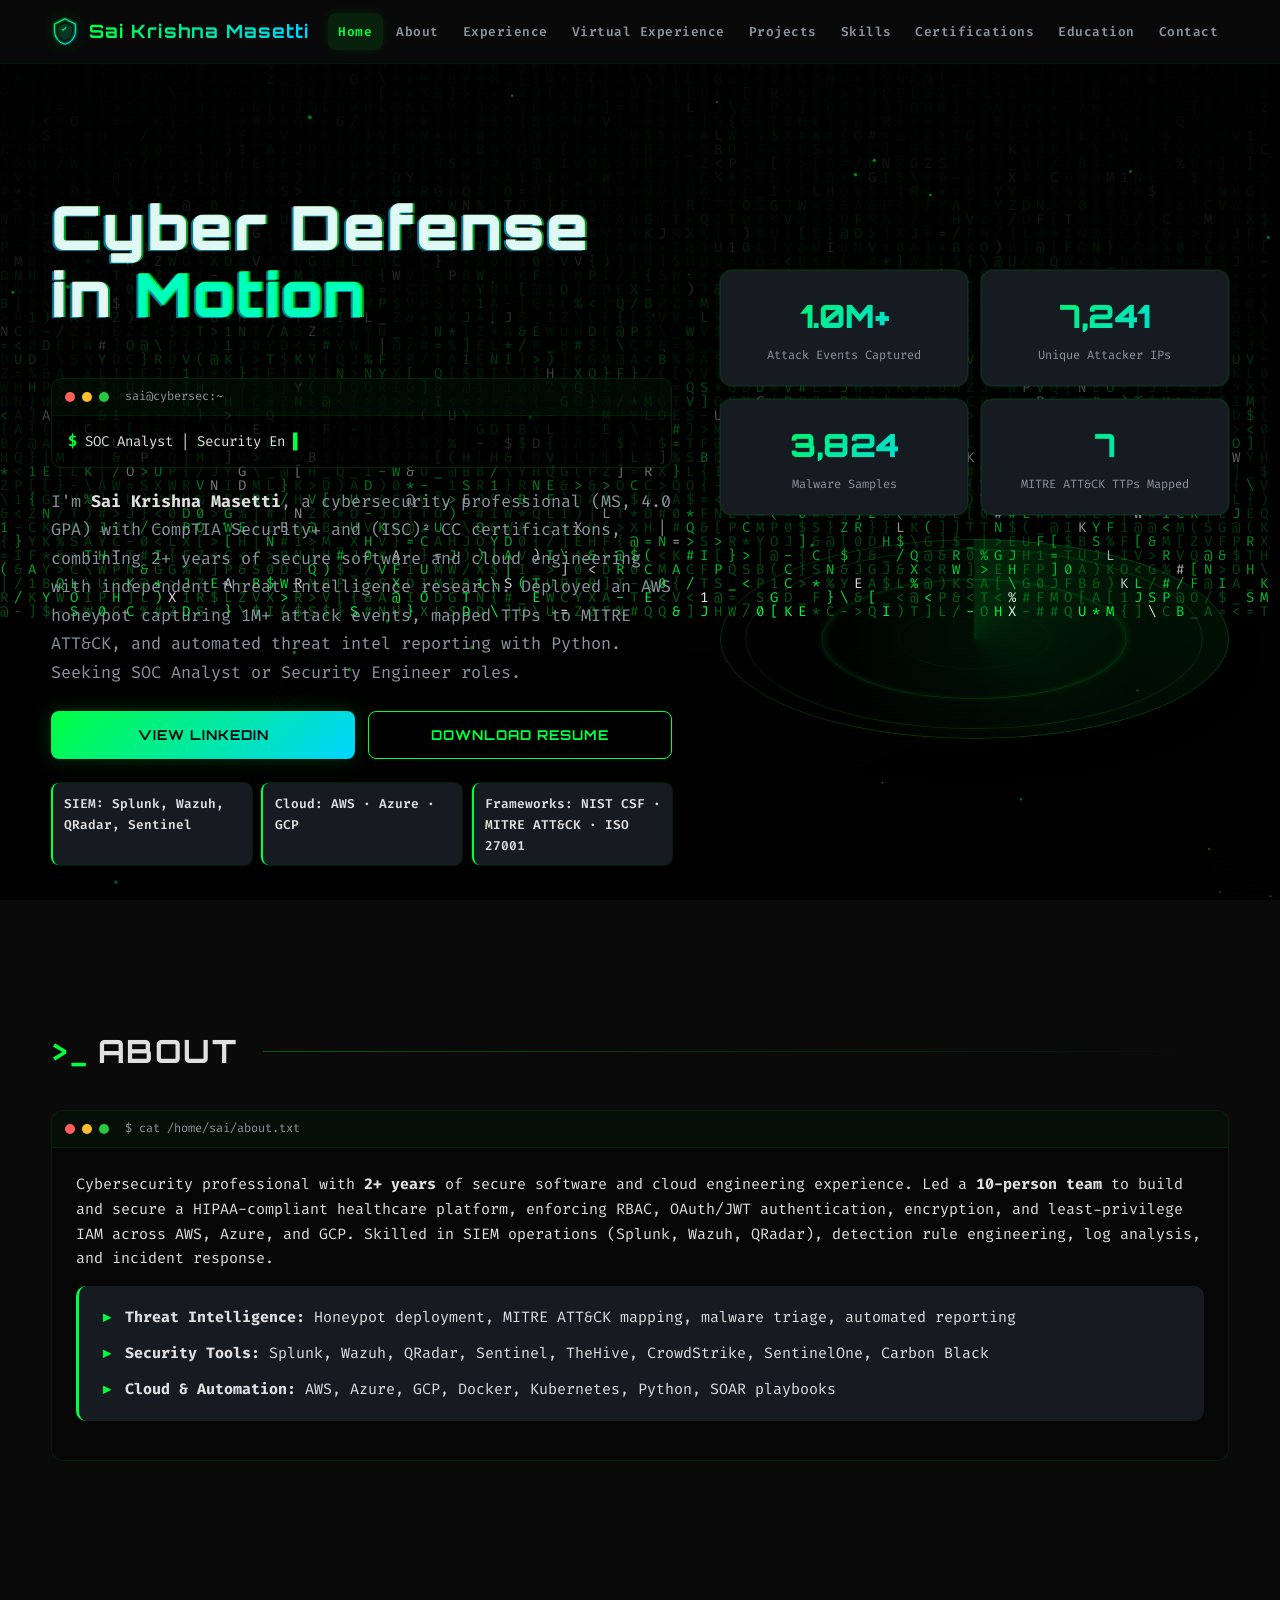
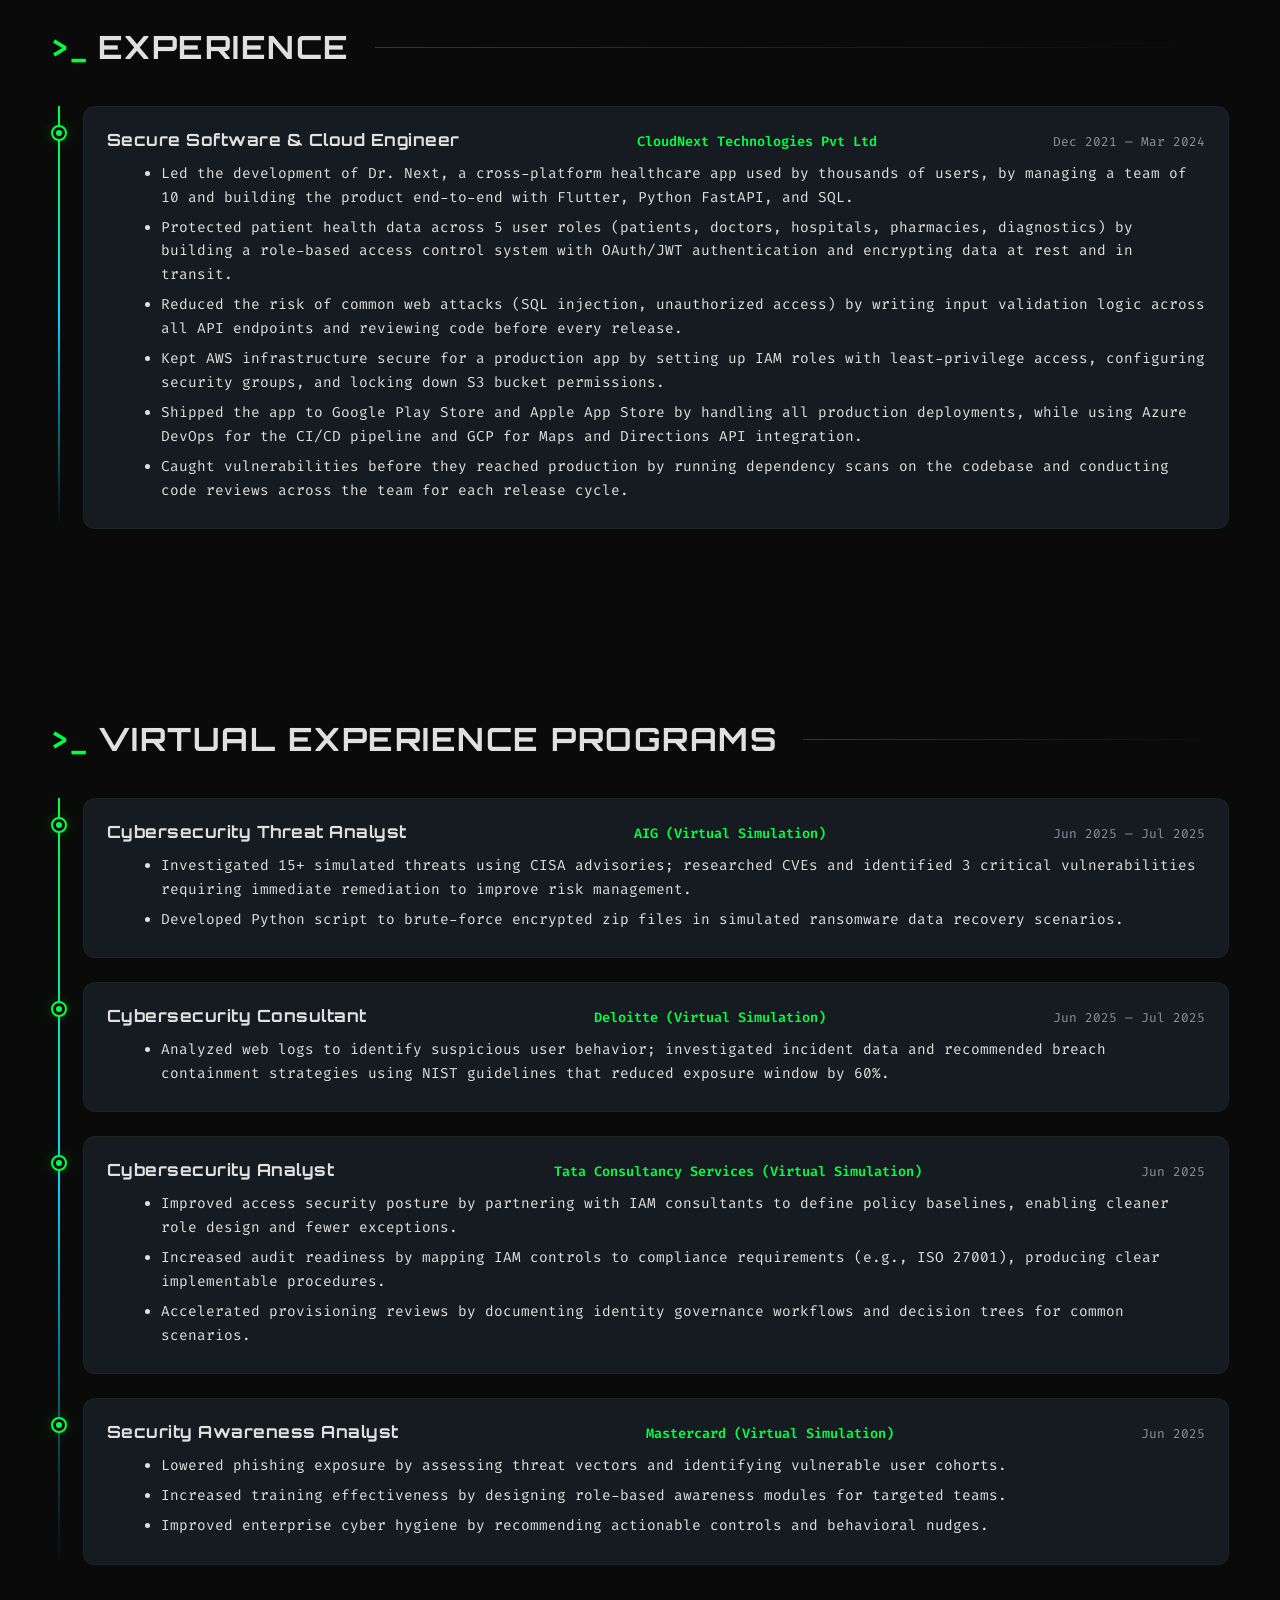
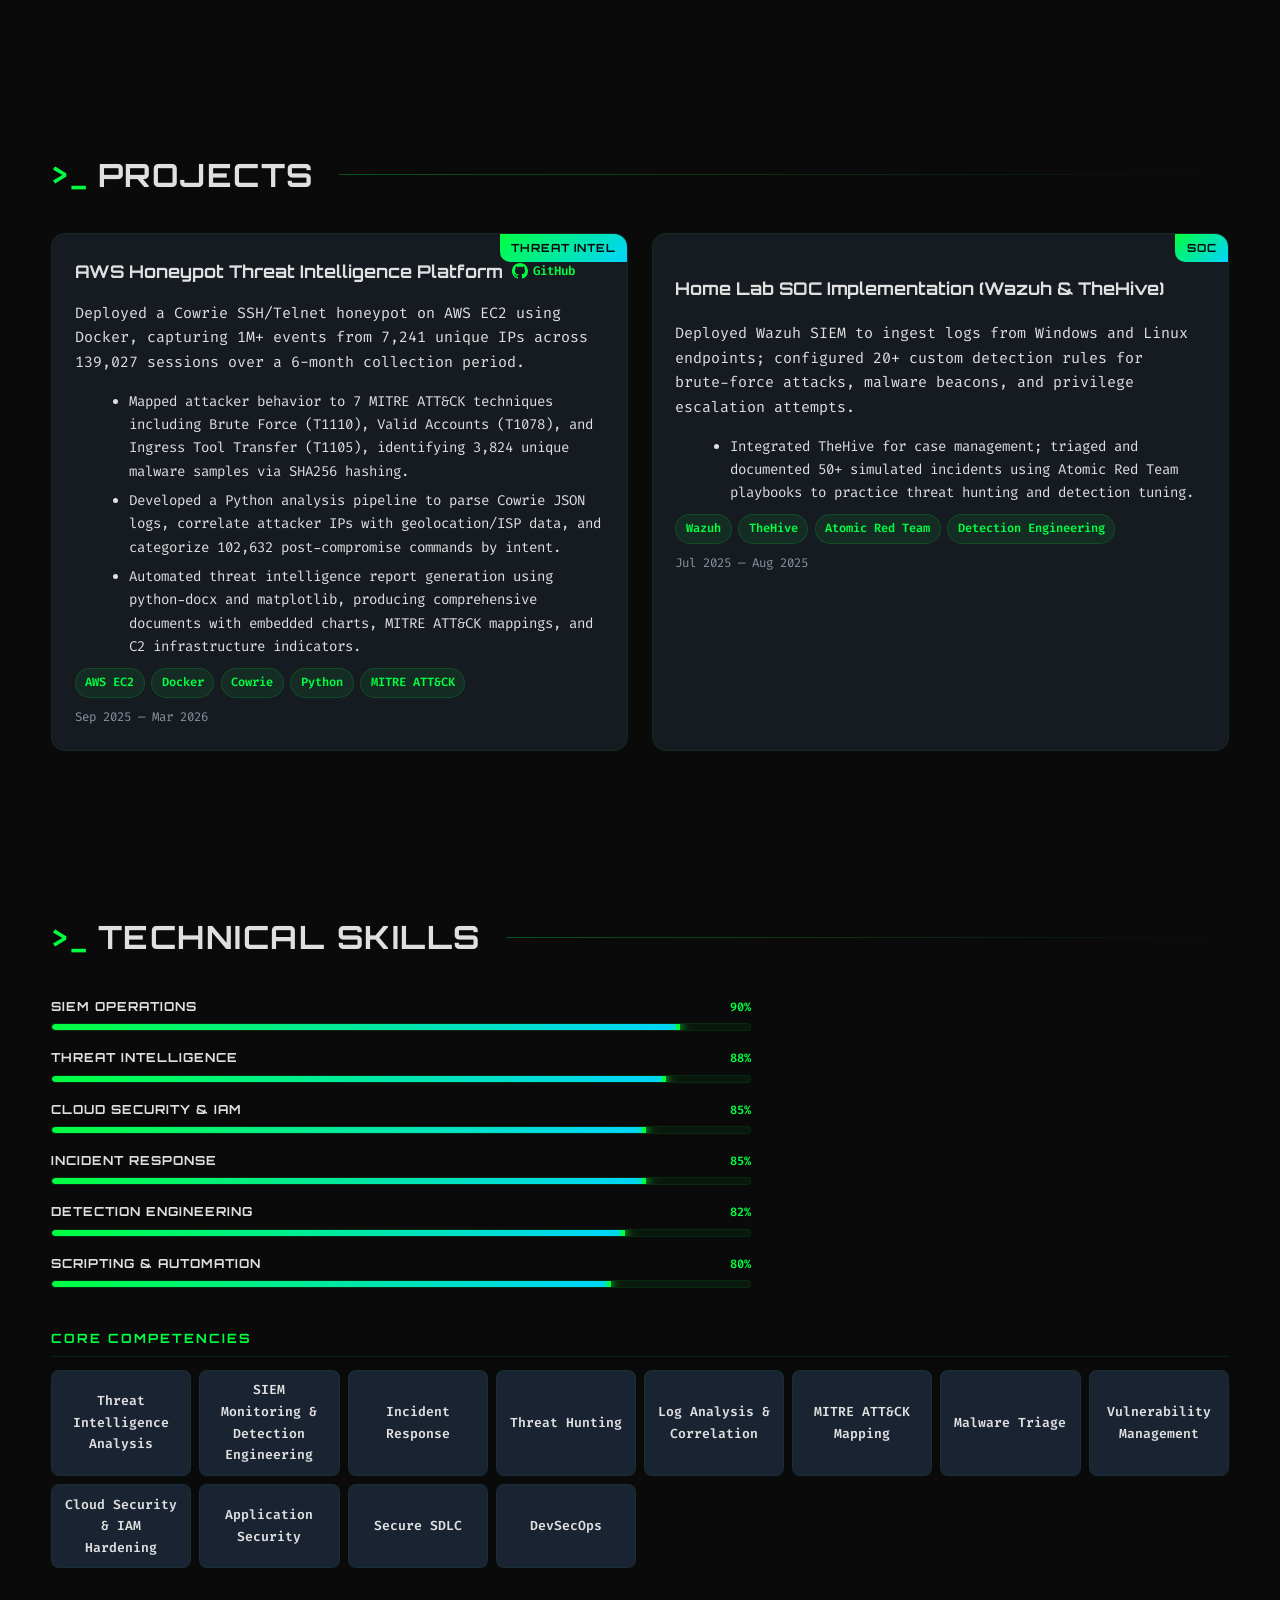
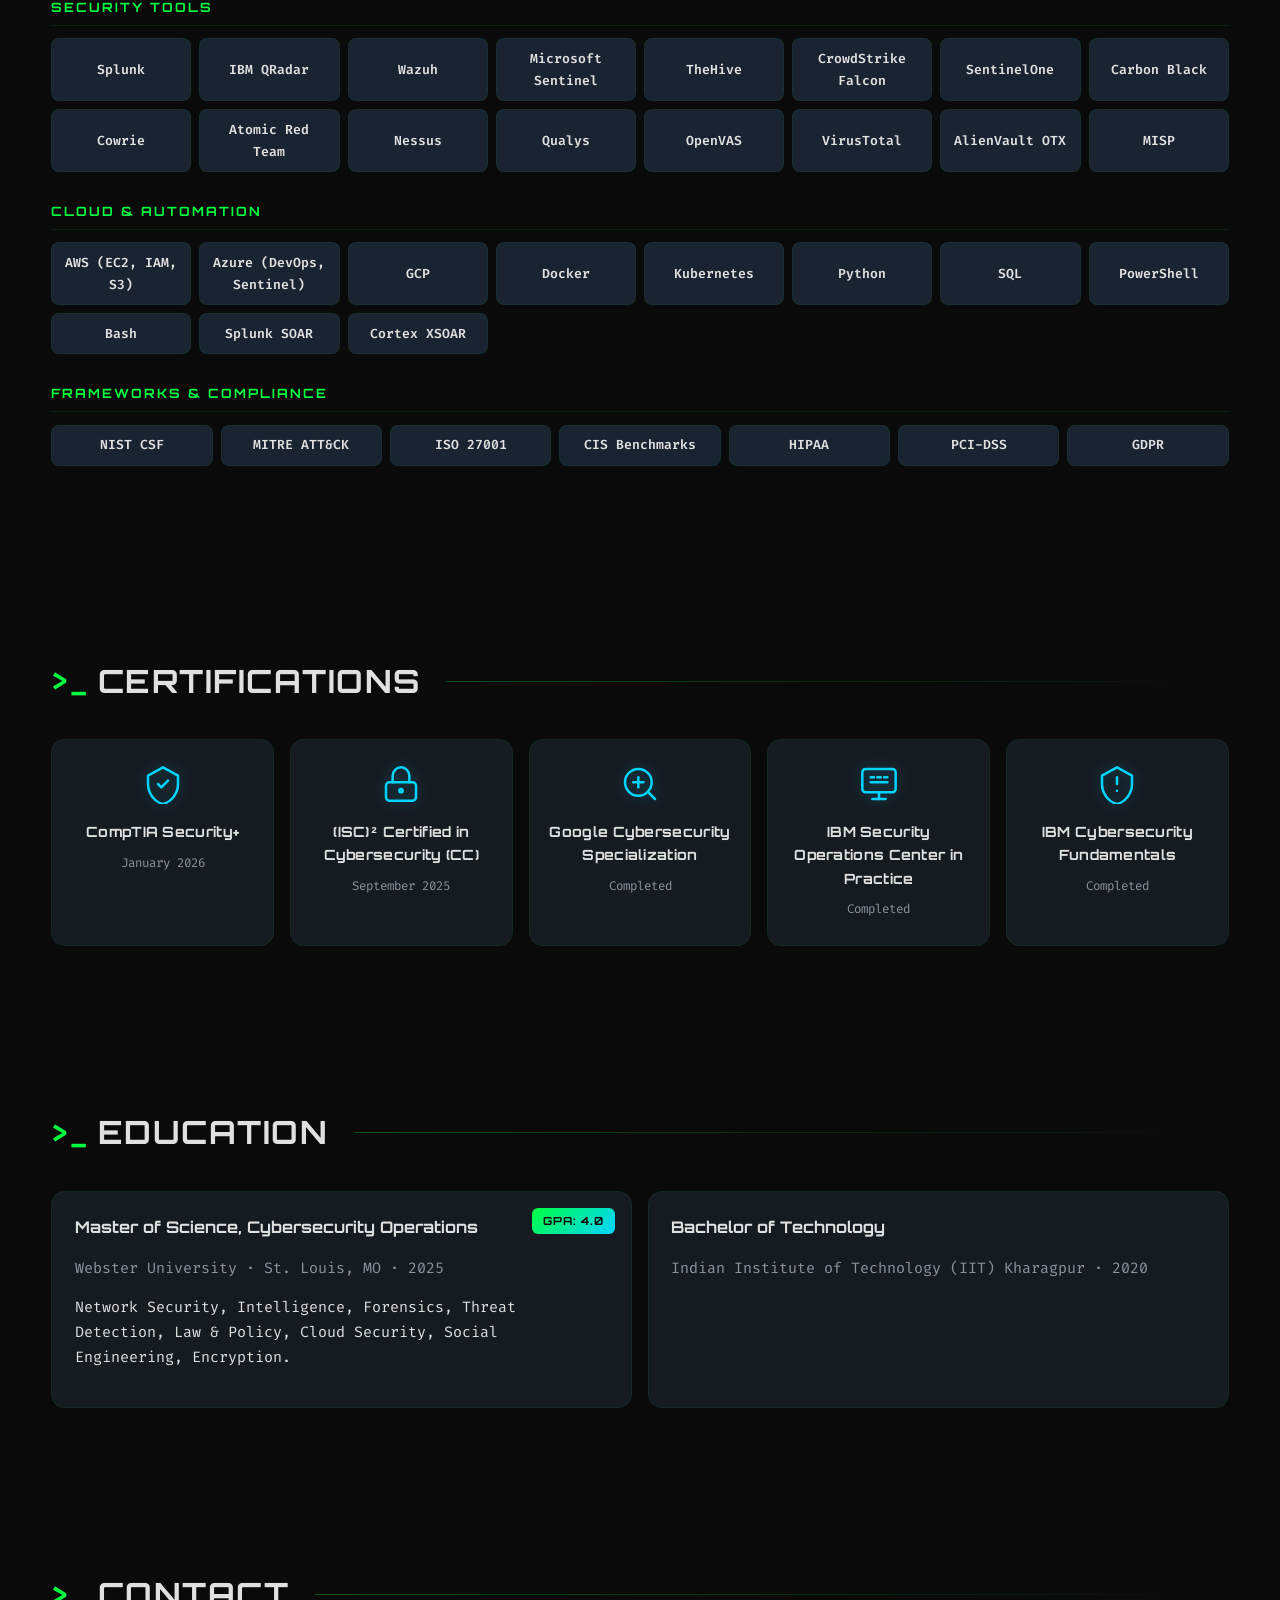
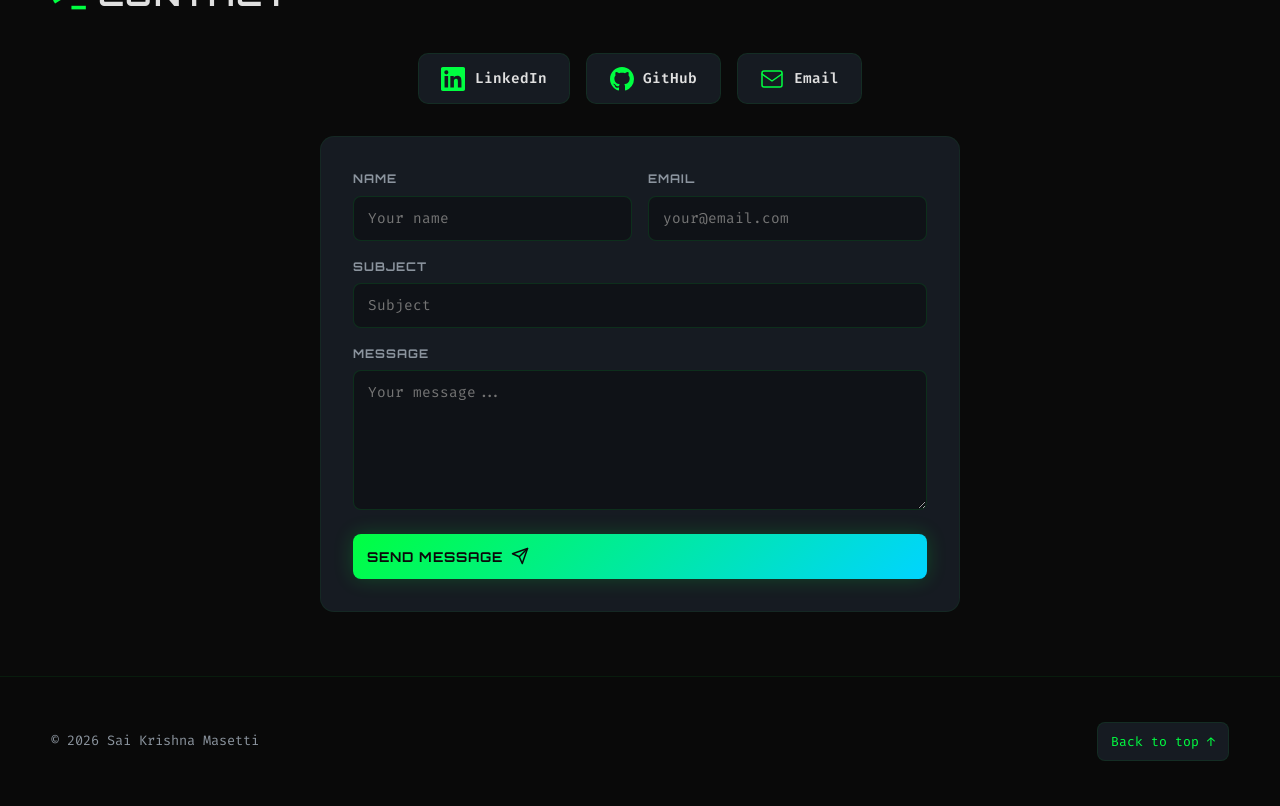
<file: index.html>
<!DOCTYPE html>
<html lang="en">
<head>
  <meta charset="UTF-8" />
  <meta name="viewport" content="width=device-width, initial-scale=1" />
  <title>Sai Krishna Masetti &middot; Cybersecurity Portfolio</title>
  <meta name="description" content="Cybersecurity portfolio for Sai Krishna Masetti: SOC Analyst, Security Engineer — SIEM, IR, Cloud Security." />
  <link rel="canonical" href="https://SaiKrishna-Masetti.github.io/" />
  <meta property="og:type" content="website" />
  <meta property="og:title" content="Sai Krishna Masetti &middot; Cybersecurity Portfolio" />
  <meta property="og:description" content="SOC, Incident Response, SIEM, and Cloud Security projects and experience." />
  <meta property="og:url" content="https://SaiKrishna-Masetti.github.io/" />
  <meta name="twitter:card" content="summary_large_image" />

  <link rel="preconnect" href="https://fonts.googleapis.com">
  <link rel="preconnect" href="https://fonts.gstatic.com" crossorigin>
  <link href="https://fonts.googleapis.com/css2?family=Fira+Code:wght@400;600;700&family=Orbitron:wght@500;700;900&display=swap" rel="stylesheet">
  <link rel="stylesheet" href="styles.css" />
  <link rel="icon" href="assets/favicon.svg" type="image/svg+xml">
</head>
<body>
  <a class="skip-link" href="#home">Skip to content</a>

  <!-- Background layers -->
  <canvas id="matrix" aria-hidden="true"></canvas>
  <canvas id="particles" aria-hidden="true"></canvas>
  <div class="grid-overlay" aria-hidden="true"></div>
  <div class="scanline" aria-hidden="true"></div>
  <div class="vignette" aria-hidden="true"></div>

  <!-- Header -->
  <header class="site-header" role="banner">
    <div class="container header-inner">
      <a class="brand" href="#home" aria-label="Go to Home">
        <img class="brand-mark" src="assets/shield.svg" alt="" width="28" height="28" />
        <span class="brand-text">Sai Krishna Masetti</span>
      </a>
      <nav class="main-nav" role="navigation" aria-label="Primary">
        <button class="nav-toggle" aria-expanded="false" aria-controls="nav-menu">
          <span class="bar"></span><span class="bar"></span><span class="bar"></span>
        </button>
        <ul id="nav-menu">
          <li><a href="#home">Home</a></li>
          <li><a href="#about">About</a></li>
          <li><a href="#experience">Experience</a></li>
          <li><a href="#virtual-experience">Virtual Experience</a></li>
          <li><a href="#projects">Projects</a></li>
          <li><a href="#skills">Skills</a></li>
          <li><a href="#certs">Certifications</a></li>
          <li><a href="#education">Education</a></li>
          <li><a href="#contact">Contact</a></li>
        </ul>
      </nav>
    </div>
  </header>

  <main id="home" class="container">

    <!-- ============ HERO ============ -->
    <section class="hero section" aria-label="Introduction">
      <div class="hero-left">
        <h1 class="glitch" data-text="Cyber Defense in Motion">
          Cyber Defense in <span class="accent">Motion</span>
        </h1>

        <div class="terminal-box" aria-label="Animated terminal introduction">
          <div class="terminal-bar">
            <span class="terminal-dot red"></span>
            <span class="terminal-dot yellow"></span>
            <span class="terminal-dot green"></span>
            <span class="terminal-title">sai@cybersec:~</span>
          </div>
          <div class="terminal-body">
            <div class="terminal-line">
              <span class="terminal-prompt">$</span>
              <span class="terminal-typed" id="typed-output"></span>
              <span class="terminal-cursor" id="terminal-cursor">&#9612;</span>
            </div>
          </div>
        </div>

        <p class="lead">
          I'm <strong>Sai Krishna Masetti</strong>, a cybersecurity professional (MS, 4.0 GPA) with CompTIA Security+ and (ISC)&sup2; CC certifications, combining 2+ years of secure software and cloud engineering with independent threat intelligence research. Deployed an AWS honeypot capturing 1M+ attack events, mapped TTPs to MITRE ATT&CK, and automated threat intel reporting with Python. Seeking SOC Analyst or Security Engineer roles.
        </p>
        <div class="cta-row">
          <a class="btn primary cta-wide" href="https://www.linkedin.com/in/sai-krishna-masetti" target="_blank" rel="noopener">View LinkedIn</a>
          <a class="btn ghost cta-wide" href="Sai_Krishna_Masetti_Resume.pdf" download>Download Resume</a>
        </div>
        <ul class="quick-facts">
          <li>SIEM: Splunk, Wazuh, QRadar, Sentinel</li>
          <li>Cloud: AWS &middot; Azure &middot; GCP</li>
          <li>Frameworks: NIST CSF &middot; MITRE ATT&CK &middot; ISO 27001</li>
        </ul>
      </div>

      <div class="hero-right">
        <div class="stats-grid">
          <div class="stat-card reveal">
            <div class="stat-number" data-countto="1000000" data-suffix="+">0</div>
            <div class="stat-label">Attack Events Captured</div>
          </div>
          <div class="stat-card reveal">
            <div class="stat-number" data-countto="7241" data-suffix="">0</div>
            <div class="stat-label">Unique Attacker IPs</div>
          </div>
          <div class="stat-card reveal">
            <div class="stat-number" data-countto="3824" data-suffix="">0</div>
            <div class="stat-label">Malware Samples</div>
          </div>
          <div class="stat-card reveal">
            <div class="stat-number" data-countto="7" data-suffix="">0</div>
            <div class="stat-label">MITRE ATT&CK TTPs Mapped</div>
          </div>
        </div>
        <div class="radar" aria-hidden="true">
          <div class="ring"></div><div class="ring"></div><div class="ring"></div>
          <div class="sweep"></div>
        </div>
      </div>
    </section>

    <!-- ============ ABOUT ============ -->
    <section id="about" class="section">
      <h2 class="section-title"><span class="section-icon">&gt;_</span> About</h2>
      <div class="terminal-section">
        <div class="terminal-bar">
          <span class="terminal-dot red"></span>
          <span class="terminal-dot yellow"></span>
          <span class="terminal-dot green"></span>
          <span class="terminal-title">$ cat /home/sai/about.txt</span>
        </div>
        <div class="terminal-content">
          <div class="about-grid">
            <div class="about-copy">
              <p>
                Cybersecurity professional with <strong>2+ years</strong> of secure software and cloud engineering experience. Led a <strong>10-person team</strong> to build and secure a HIPAA-compliant healthcare platform, enforcing RBAC, OAuth/JWT authentication, encryption, and least-privilege IAM across AWS, Azure, and GCP. Skilled in SIEM operations (Splunk, Wazuh, QRadar), detection rule engineering, log analysis, and incident response.
              </p>
              <ul class="highlights">
                <li><span class="hl-icon">&#9656;</span> <strong>Threat Intelligence:</strong> Honeypot deployment, MITRE ATT&CK mapping, malware triage, automated reporting</li>
                <li><span class="hl-icon">&#9656;</span> <strong>Security Tools:</strong> Splunk, Wazuh, QRadar, Sentinel, TheHive, CrowdStrike, SentinelOne, Carbon Black</li>
                <li><span class="hl-icon">&#9656;</span> <strong>Cloud & Automation:</strong> AWS, Azure, GCP, Docker, Kubernetes, Python, SOAR playbooks</li>
              </ul>
            </div>
          </div>
        </div>
      </div>
    </section>

    <!-- ============ EXPERIENCE ============ -->
    <section id="experience" class="section">
      <h2 class="section-title"><span class="section-icon">&gt;_</span> Experience</h2>

      <div class="timeline">
        <article class="timeline-item reveal">
          <div class="timeline-marker"></div>
          <div class="timeline-content exp-card">
            <header>
              <h3>Secure Software & Cloud Engineer</h3>
              <span class="company">CloudNext Technologies Pvt Ltd</span>
              <span class="time">Dec 2021 &mdash; Mar 2024</span>
            </header>
            <ul>
              <li>Led the development of Dr. Next, a cross-platform healthcare app used by thousands of users, by managing a team of 10 and building the product end-to-end with Flutter, Python FastAPI, and SQL.</li>
              <li>Protected patient health data across 5 user roles (patients, doctors, hospitals, pharmacies, diagnostics) by building a role-based access control system with OAuth/JWT authentication and encrypting data at rest and in transit.</li>
              <li>Reduced the risk of common web attacks (SQL injection, unauthorized access) by writing input validation logic across all API endpoints and reviewing code before every release.</li>
              <li>Kept AWS infrastructure secure for a production app by setting up IAM roles with least-privilege access, configuring security groups, and locking down S3 bucket permissions.</li>
              <li>Shipped the app to Google Play Store and Apple App Store by handling all production deployments, while using Azure DevOps for the CI/CD pipeline and GCP for Maps and Directions API integration.</li>
              <li>Caught vulnerabilities before they reached production by running dependency scans on the codebase and conducting code reviews across the team for each release cycle.</li>
            </ul>
          </div>
        </article>
      </div>
    </section>

    <!-- ============ VIRTUAL EXPERIENCE ============ -->
    <section id="virtual-experience" class="section">
      <h2 class="section-title"><span class="section-icon">&gt;_</span> Virtual Experience Programs</h2>

      <div class="timeline">
        <article class="timeline-item reveal">
          <div class="timeline-marker"></div>
          <div class="timeline-content exp-card">
            <header>
              <h3>Cybersecurity Threat Analyst</h3>
              <span class="company">AIG (Virtual Simulation)</span>
              <span class="time">Jun 2025 &mdash; Jul 2025</span>
            </header>
            <ul>
              <li>Investigated 15+ simulated threats using CISA advisories; researched CVEs and identified 3 critical vulnerabilities requiring immediate remediation to improve risk management.</li>
              <li>Developed Python script to brute-force encrypted zip files in simulated ransomware data recovery scenarios.</li>
            </ul>
          </div>
        </article>

        <article class="timeline-item reveal">
          <div class="timeline-marker"></div>
          <div class="timeline-content exp-card">
            <header>
              <h3>Cybersecurity Consultant</h3>
              <span class="company">Deloitte (Virtual Simulation)</span>
              <span class="time">Jun 2025 &mdash; Jul 2025</span>
            </header>
            <ul>
              <li>Analyzed web logs to identify suspicious user behavior; investigated incident data and recommended breach containment strategies using NIST guidelines that reduced exposure window by 60%.</li>
            </ul>
          </div>
        </article>

        <article class="timeline-item reveal">
          <div class="timeline-marker"></div>
          <div class="timeline-content exp-card">
            <header>
              <h3>Cybersecurity Analyst</h3>
              <span class="company">Tata Consultancy Services (Virtual Simulation)</span>
              <span class="time">Jun 2025</span>
            </header>
            <ul>
              <li>Improved access security posture by partnering with IAM consultants to define policy baselines, enabling cleaner role design and fewer exceptions.</li>
              <li>Increased audit readiness by mapping IAM controls to compliance requirements (e.g., ISO 27001), producing clear implementable procedures.</li>
              <li>Accelerated provisioning reviews by documenting identity governance workflows and decision trees for common scenarios.</li>
            </ul>
          </div>
        </article>

        <article class="timeline-item reveal">
          <div class="timeline-marker"></div>
          <div class="timeline-content exp-card">
            <header>
              <h3>Security Awareness Analyst</h3>
              <span class="company">Mastercard (Virtual Simulation)</span>
              <span class="time">Jun 2025</span>
            </header>
            <ul>
              <li>Lowered phishing exposure by assessing threat vectors and identifying vulnerable user cohorts.</li>
              <li>Increased training effectiveness by designing role-based awareness modules for targeted teams.</li>
              <li>Improved enterprise cyber hygiene by recommending actionable controls and behavioral nudges.</li>
            </ul>
          </div>
        </article>
      </div>
    </section>

    <!-- ============ PROJECTS ============ -->
    <section id="projects" class="section">
      <h2 class="section-title"><span class="section-icon">&gt;_</span> Projects</h2>
      <div class="proj-grid">
        <article class="proj-card reveal">
          <div class="proj-badge">Threat Intel</div>
          <h3 class="proj-title-row">
            AWS Honeypot Threat Intelligence Platform
            <a class="proj-github-link" href="https://github.com/SaiKrishna-Masetti/aws-honeypot-threat-intel" target="_blank" rel="noopener" title="View on GitHub">
              <svg width="16" height="16" viewBox="0 0 16 16" fill="currentColor"><path d="M8 0C3.58 0 0 3.58 0 8c0 3.54 2.29 6.53 5.47 7.59.4.07.55-.17.55-.38 0-.19-.01-.82-.01-1.49-2.01.37-2.53-.49-2.69-.94-.09-.23-.48-.94-.82-1.13-.28-.15-.68-.52-.01-.53.63-.01 1.08.58 1.23.82.72 1.21 1.87.87 2.33.66.07-.52.28-.87.51-1.07-1.78-.2-3.64-.89-3.64-3.95 0-.87.31-1.59.82-2.15-.08-.2-.36-1.02.08-2.12 0 0 .67-.21 2.2.82.64-.18 1.32-.27 2-.27.68 0 1.36.09 2 .27 1.53-1.04 2.2-.82 2.2-.82.44 1.1.16 1.92.08 2.12.51.56.82 1.27.82 2.15 0 3.07-1.87 3.75-3.65 3.95.29.25.54.73.54 1.48 0 1.07-.01 1.93-.01 2.2 0 .21.15.46.55.38A8.013 8.013 0 0016 8c0-4.42-3.58-8-8-8z"/></svg>
              GitHub
            </a>
          </h3>
          <p>Deployed a Cowrie SSH/Telnet honeypot on AWS EC2 using Docker, capturing 1M+ events from 7,241 unique IPs across 139,027 sessions over a 6-month collection period.</p>
          <ul class="proj-details">
            <li>Mapped attacker behavior to 7 MITRE ATT&CK techniques including Brute Force (T1110), Valid Accounts (T1078), and Ingress Tool Transfer (T1105), identifying 3,824 unique malware samples via SHA256 hashing.</li>
            <li>Developed a Python analysis pipeline to parse Cowrie JSON logs, correlate attacker IPs with geolocation/ISP data, and categorize 102,632 post-compromise commands by intent.</li>
            <li>Automated threat intelligence report generation using python-docx and matplotlib, producing comprehensive documents with embedded charts, MITRE ATT&CK mappings, and C2 infrastructure indicators.</li>
          </ul>
          <ul class="tags">
            <li>AWS EC2</li><li>Docker</li><li>Cowrie</li><li>Python</li><li>MITRE ATT&CK</li>
          </ul>
          <span class="time">Sep 2025 &mdash; Mar 2026</span>
        </article>

        <article class="proj-card reveal">
          <div class="proj-badge">SOC</div>
          <h3>Home Lab SOC Implementation (Wazuh & TheHive)</h3>
          <p>Deployed Wazuh SIEM to ingest logs from Windows and Linux endpoints; configured 20+ custom detection rules for brute-force attacks, malware beacons, and privilege escalation attempts.</p>
          <ul class="proj-details">
            <li>Integrated TheHive for case management; triaged and documented 50+ simulated incidents using Atomic Red Team playbooks to practice threat hunting and detection tuning.</li>
          </ul>
          <ul class="tags">
            <li>Wazuh</li><li>TheHive</li><li>Atomic Red Team</li><li>Detection Engineering</li>
          </ul>
          <span class="time">Jul 2025 &mdash; Aug 2025</span>
        </article>
      </div>
    </section>

    <!-- ============ SKILLS ============ -->
    <section id="skills" class="section">
      <h2 class="section-title"><span class="section-icon">&gt;_</span> Technical Skills</h2>

      <div class="skill-bars">
        <div class="skill-bar reveal" data-level="90">
          <div class="skill-bar-header">
            <span class="skill-bar-label">SIEM Operations</span>
            <span class="skill-bar-pct">90%</span>
          </div>
          <div class="skill-bar-track"><div class="skill-bar-fill"></div></div>
        </div>
        <div class="skill-bar reveal" data-level="88">
          <div class="skill-bar-header">
            <span class="skill-bar-label">Threat Intelligence</span>
            <span class="skill-bar-pct">88%</span>
          </div>
          <div class="skill-bar-track"><div class="skill-bar-fill"></div></div>
        </div>
        <div class="skill-bar reveal" data-level="85">
          <div class="skill-bar-header">
            <span class="skill-bar-label">Cloud Security & IAM</span>
            <span class="skill-bar-pct">85%</span>
          </div>
          <div class="skill-bar-track"><div class="skill-bar-fill"></div></div>
        </div>
        <div class="skill-bar reveal" data-level="85">
          <div class="skill-bar-header">
            <span class="skill-bar-label">Incident Response</span>
            <span class="skill-bar-pct">85%</span>
          </div>
          <div class="skill-bar-track"><div class="skill-bar-fill"></div></div>
        </div>
        <div class="skill-bar reveal" data-level="82">
          <div class="skill-bar-header">
            <span class="skill-bar-label">Detection Engineering</span>
            <span class="skill-bar-pct">82%</span>
          </div>
          <div class="skill-bar-track"><div class="skill-bar-fill"></div></div>
        </div>
        <div class="skill-bar reveal" data-level="80">
          <div class="skill-bar-header">
            <span class="skill-bar-label">Scripting & Automation</span>
            <span class="skill-bar-pct">80%</span>
          </div>
          <div class="skill-bar-track"><div class="skill-bar-fill"></div></div>
        </div>
      </div>

      <div class="skills-category">
        <h3 class="skills-label">Core Competencies</h3>
        <div class="chip-grid">
          <span class="chip">Threat Intelligence Analysis</span>
          <span class="chip">SIEM Monitoring & Detection Engineering</span>
          <span class="chip">Incident Response</span>
          <span class="chip">Threat Hunting</span>
          <span class="chip">Log Analysis & Correlation</span>
          <span class="chip">MITRE ATT&CK Mapping</span>
          <span class="chip">Malware Triage</span>
          <span class="chip">Vulnerability Management</span>
          <span class="chip">Cloud Security & IAM Hardening</span>
          <span class="chip">Application Security</span>
          <span class="chip">Secure SDLC</span>
          <span class="chip">DevSecOps</span>
        </div>
      </div>

      <div class="skills-category">
        <h3 class="skills-label">Security Tools</h3>
        <div class="chip-grid">
          <span class="chip">Splunk</span>
          <span class="chip">IBM QRadar</span>
          <span class="chip">Wazuh</span>
          <span class="chip">Microsoft Sentinel</span>
          <span class="chip">TheHive</span>
          <span class="chip">CrowdStrike Falcon</span>
          <span class="chip">SentinelOne</span>
          <span class="chip">Carbon Black</span>
          <span class="chip">Cowrie</span>
          <span class="chip">Atomic Red Team</span>
          <span class="chip">Nessus</span>
          <span class="chip">Qualys</span>
          <span class="chip">OpenVAS</span>
          <span class="chip">VirusTotal</span>
          <span class="chip">AlienVault OTX</span>
          <span class="chip">MISP</span>
        </div>
      </div>

      <div class="skills-category">
        <h3 class="skills-label">Cloud & Automation</h3>
        <div class="chip-grid">
          <span class="chip">AWS (EC2, IAM, S3)</span>
          <span class="chip">Azure (DevOps, Sentinel)</span>
          <span class="chip">GCP</span>
          <span class="chip">Docker</span>
          <span class="chip">Kubernetes</span>
          <span class="chip">Python</span>
          <span class="chip">SQL</span>
          <span class="chip">PowerShell</span>
          <span class="chip">Bash</span>
          <span class="chip">Splunk SOAR</span>
          <span class="chip">Cortex XSOAR</span>
        </div>
      </div>

      <div class="skills-category">
        <h3 class="skills-label">Frameworks & Compliance</h3>
        <div class="chip-grid">
          <span class="chip">NIST CSF</span>
          <span class="chip">MITRE ATT&CK</span>
          <span class="chip">ISO 27001</span>
          <span class="chip">CIS Benchmarks</span>
          <span class="chip">HIPAA</span>
          <span class="chip">PCI-DSS</span>
          <span class="chip">GDPR</span>
        </div>
      </div>
    </section>

    <!-- ============ CERTIFICATIONS ============ -->
    <section id="certs" class="section">
      <h2 class="section-title"><span class="section-icon">&gt;_</span> Certifications</h2>
      <div class="cert-grid">
        <div class="cert-card reveal">
          <div class="cert-icon">
            <svg width="40" height="40" viewBox="0 0 24 24" fill="none" stroke="currentColor" stroke-width="1.5" stroke-linecap="round" stroke-linejoin="round"><path d="M12 2L3 7v5c0 5.55 3.84 10.74 9 12 5.16-1.26 9-6.45 9-12V7l-9-5z"/><path d="M9 12l2 2 4-4"/></svg>
          </div>
          <h3>CompTIA Security+</h3>
          <span class="time">January 2026</span>
        </div>
        <div class="cert-card reveal">
          <div class="cert-icon">
            <svg width="40" height="40" viewBox="0 0 24 24" fill="none" stroke="currentColor" stroke-width="1.5" stroke-linecap="round" stroke-linejoin="round"><rect x="3" y="11" width="18" height="11" rx="2"/><path d="M7 11V7a5 5 0 0110 0v4"/><circle cx="12" cy="16" r="1"/></svg>
          </div>
          <h3>(ISC)&sup2; Certified in Cybersecurity (CC)</h3>
          <span class="time">September 2025</span>
        </div>
        <div class="cert-card reveal">
          <div class="cert-icon">
            <svg width="40" height="40" viewBox="0 0 24 24" fill="none" stroke="currentColor" stroke-width="1.5" stroke-linecap="round" stroke-linejoin="round"><circle cx="11" cy="11" r="8"/><line x1="21" y1="21" x2="16.65" y2="16.65"/><line x1="11" y1="8" x2="11" y2="14"/><line x1="8" y1="11" x2="14" y2="11"/></svg>
          </div>
          <h3>Google Cybersecurity Specialization</h3>
          <span class="time">Completed</span>
        </div>
        <div class="cert-card reveal">
          <div class="cert-icon">
            <svg width="40" height="40" viewBox="0 0 24 24" fill="none" stroke="currentColor" stroke-width="1.5" stroke-linecap="round" stroke-linejoin="round"><rect x="2" y="3" width="20" height="14" rx="2"/><line x1="8" y1="21" x2="16" y2="21"/><line x1="12" y1="17" x2="12" y2="21"/><path d="M7 8h2m2 0h2m2 0h2"/><path d="M7 11h10"/></svg>
          </div>
          <h3>IBM Security Operations Center in Practice</h3>
          <span class="time">Completed</span>
        </div>
        <div class="cert-card reveal">
          <div class="cert-icon">
            <svg width="40" height="40" viewBox="0 0 24 24" fill="none" stroke="currentColor" stroke-width="1.5" stroke-linecap="round" stroke-linejoin="round"><path d="M12 2L3 7v5c0 5.55 3.84 10.74 9 12 5.16-1.26 9-6.45 9-12V7l-9-5z"/><path d="M12 8v4m0 4h.01"/></svg>
          </div>
          <h3>IBM Cybersecurity Fundamentals</h3>
          <span class="time">Completed</span>
        </div>
      </div>
    </section>

    <!-- ============ EDUCATION ============ -->
    <section id="education" class="section">
      <h2 class="section-title"><span class="section-icon">&gt;_</span> Education</h2>
      <div class="edu-grid">
        <div class="edu-card reveal">
          <div class="edu-badge">GPA: 4.0</div>
          <h3>Master of Science, Cybersecurity Operations</h3>
          <p class="muted">Webster University &middot; St. Louis, MO &middot; 2025</p>
          <p>Network Security, Intelligence, Forensics, Threat Detection, Law & Policy, Cloud Security, Social Engineering, Encryption.</p>
        </div>
        <div class="edu-card reveal">
          <h3>Bachelor of Technology</h3>
          <p class="muted">Indian Institute of Technology (IIT) Kharagpur &middot; 2020</p>
        </div>
      </div>
    </section>

    <!-- ============ CONTACT ============ -->
    <section id="contact" class="section">
      <h2 class="section-title"><span class="section-icon">&gt;_</span> Contact</h2>

      <div class="contact-links">
        <a class="contact-link-card reveal" href="https://www.linkedin.com/in/sai-krishna-masetti" target="_blank" rel="noopener">
          <svg width="24" height="24" viewBox="0 0 24 24" fill="currentColor"><path d="M20.447 20.452h-3.554v-5.569c0-1.328-.027-3.037-1.852-3.037-1.853 0-2.136 1.445-2.136 2.939v5.667H9.351V9h3.414v1.561h.046c.477-.9 1.637-1.85 3.37-1.85 3.601 0 4.267 2.37 4.267 5.455v6.286zM5.337 7.433a2.062 2.062 0 01-2.063-2.065 2.064 2.064 0 112.063 2.065zm1.782 13.019H3.555V9h3.564v11.452zM22.225 0H1.771C.792 0 0 .774 0 1.729v20.542C0 23.227.792 24 1.771 24h20.451C23.2 24 24 23.227 24 22.271V1.729C24 .774 23.2 0 22.222 0h.003z"/></svg>
          <span>LinkedIn</span>
        </a>
        <a class="contact-link-card reveal" href="https://github.com/SaiKrishna-Masetti" target="_blank" rel="noopener">
          <svg width="24" height="24" viewBox="0 0 16 16" fill="currentColor"><path d="M8 0C3.58 0 0 3.58 0 8c0 3.54 2.29 6.53 5.47 7.59.4.07.55-.17.55-.38 0-.19-.01-.82-.01-1.49-2.01.37-2.53-.49-2.69-.94-.09-.23-.48-.94-.82-1.13-.28-.15-.68-.52-.01-.53.63-.01 1.08.58 1.23.82.72 1.21 1.87.87 2.33.66.07-.52.28-.87.51-1.07-1.78-.2-3.64-.89-3.64-3.95 0-.87.31-1.59.82-2.15-.08-.2-.36-1.02.08-2.12 0 0 .67-.21 2.2.82.64-.18 1.32-.27 2-.27.68 0 1.36.09 2 .27 1.53-1.04 2.2-.82 2.2-.82.44 1.1.16 1.92.08 2.12.51.56.82 1.27.82 2.15 0 3.07-1.87 3.75-3.65 3.95.29.25.54.73.54 1.48 0 1.07-.01 1.93-.01 2.2 0 .21.15.46.55.38A8.013 8.013 0 0016 8c0-4.42-3.58-8-8-8z"/></svg>
          <span>GitHub</span>
        </a>
        <a class="contact-link-card reveal" href="mailto:saikrishnamasetti369@gmail.com">
          <svg width="24" height="24" viewBox="0 0 24 24" fill="none" stroke="currentColor" stroke-width="1.5" stroke-linecap="round" stroke-linejoin="round"><rect x="2" y="4" width="20" height="16" rx="2"/><path d="M22 7l-10 7L2 7"/></svg>
          <span>Email</span>
        </a>
      </div>

      <div class="contact-form-wrapper">
        <form id="contact-form" class="contact-form" action="https://formsubmit.co/saikrishnamasetti369@gmail.com" method="POST">
          <input type="hidden" name="_subject" value="Portfolio Contact Form Message">
          <input type="hidden" name="_captcha" value="false">
          <input type="hidden" name="_next" value="https://saikrishna-masetti.github.io/#contact">
          <input type="text" name="_honey" style="display:none">
          <div class="form-row">
            <div class="form-group">
              <label for="name">Name</label>
              <input type="text" id="name" name="name" required placeholder="Your name">
            </div>
            <div class="form-group">
              <label for="email">Email</label>
              <input type="email" id="email" name="email" required placeholder="your@email.com">
            </div>
          </div>
          <div class="form-group">
            <label for="subject">Subject</label>
            <input type="text" id="subject" name="subject" required placeholder="Subject">
          </div>
          <div class="form-group">
            <label for="message">Message</label>
            <textarea id="message" name="message" rows="6" required placeholder="Your message..."></textarea>
          </div>
          <button type="submit" class="btn primary form-submit">
            <span>Send Message</span>
            <svg width="18" height="18" viewBox="0 0 24 24" fill="none" stroke="currentColor" stroke-width="2" stroke-linecap="round" stroke-linejoin="round"><line x1="22" y1="2" x2="11" y2="13"/><polygon points="22 2 15 22 11 13 2 9 22 2"/></svg>
          </button>
        </form>
      </div>
    </section>

  </main>

  <footer class="site-footer">
    <div class="container footer-inner">
      <p>&copy; <span id="year"></span> Sai Krishna Masetti</p>
      <a href="#home" class="to-top">Back to top &uarr;</a>
    </div>
  </footer>

  <script src="script.js"></script>
</body>
</html>
</file>
<file: styles.css>
/* ========== Design Tokens ========== */
:root {
  --bg: #0a0a0a;
  --bg-alt: #0d1117;
  --panel: #111111;
  --card: #161b22;
  --chip: #1a2332;
  --accent: #00ff41;
  --accent-2: #00d4ff;
  --alert: #ff0040;
  --text: #e0e0e0;
  --muted: #8b949e;
  --glow: rgba(0, 255, 65, 0.15);
  --glow-cyan: rgba(0, 212, 255, 0.15);
  --ring: 0 0 0 1px rgba(0, 255, 65, 0.12);
  --font-heading: "Orbitron", monospace;
  --font-body: "Fira Code", "JetBrains Mono", monospace;
}

/* ========== Reset & Base ========== */
*, *::before, *::after { box-sizing: border-box; }
html { scroll-behavior: smooth; }
html, body { height: 100%; }
body {
  margin: 0;
  font-family: var(--font-body);
  font-size: 15px;
  color: var(--text);
  background: var(--bg);
  line-height: 1.65;
  overflow-x: hidden;
  -webkit-font-smoothing: antialiased;
}

.container { width: min(1200px, 92vw); margin: 0 auto; }
.section { padding: 6rem 0 4rem; position: relative; }

/* ========== Typography ========== */
h1, h2, h3, h4 { font-family: var(--font-heading); color: var(--text); }
.section-title {
  font-family: var(--font-heading);
  font-size: clamp(1.4rem, 1.1rem + 1.5vw, 2rem);
  font-weight: 700;
  margin: 0 0 2rem;
  letter-spacing: 1.5px;
  text-transform: uppercase;
  display: flex;
  align-items: center;
  gap: 0.6rem;
}
.section-title::after {
  content: "";
  flex: 1;
  height: 1px;
  background: linear-gradient(90deg, rgba(0, 255, 65, 0.3), transparent);
  margin-left: 1rem;
}
.section-icon {
  color: var(--accent);
  font-family: var(--font-body);
  font-size: 0.9em;
}

.muted { color: var(--muted); }
.accent { color: var(--accent); }
strong { color: var(--text); font-weight: 700; }

a { color: var(--accent); text-decoration: none; transition: color 0.2s; }
a:hover { color: var(--accent-2); text-decoration: underline; }

p, li { color: var(--text); }

/* ========== Skip Link ========== */
.skip-link {
  position: absolute; left: -999px; top: auto; width: 1px; height: 1px; overflow: hidden;
}
.skip-link:focus {
  position: fixed; left: 1rem; top: 1rem; width: auto; height: auto;
  padding: 0.8rem 1.2rem; background: var(--accent); color: var(--bg);
  font-weight: 700; border-radius: 8px; z-index: 9999;
}

/* ========== Focus States ========== */
:focus-visible {
  outline: 2px solid var(--accent);
  outline-offset: 2px;
}

/* ========== Header ========== */
.site-header {
  position: sticky; top: 0; z-index: 100;
  background: rgba(10, 10, 10, 0.85);
  backdrop-filter: blur(12px);
  -webkit-backdrop-filter: blur(12px);
  border-bottom: 1px solid rgba(0, 255, 65, 0.08);
}
.header-inner {
  display: flex; align-items: center; justify-content: space-between;
  padding: 0.8rem 0;
}
.brand {
  display: inline-flex; gap: 0.6rem; align-items: center;
  font-weight: 700; letter-spacing: 0.5px; text-decoration: none;
}
.brand:hover { text-decoration: none; }
.brand-text {
  font-family: var(--font-heading);
  font-weight: 700;
  font-size: clamp(0.85rem, 0.7rem + 0.7vw, 1.15rem);
  white-space: nowrap;
  letter-spacing: 1px;
  background: linear-gradient(90deg, var(--accent), var(--accent-2));
  -webkit-background-clip: text;
  -webkit-text-fill-color: transparent;
  background-clip: text;
}
.brand-mark {
  width: 28px; height: 28px;
  filter: drop-shadow(0 0 8px rgba(0, 255, 65, 0.4));
}

/* Nav */
.main-nav { justify-self: end; }
.main-nav ul {
  display: flex; gap: 0.2rem; list-style: none; margin: 0; padding: 0;
}
.main-nav a {
  display: inline-block; padding: 0.5rem 0.65rem; border-radius: 8px;
  font-size: 0.8rem; font-weight: 600; letter-spacing: 0.5px;
  color: var(--muted); transition: all 0.2s;
}
.main-nav a:hover {
  background: rgba(0, 255, 65, 0.06); color: var(--accent); text-decoration: none;
}
.main-nav a.active {
  color: var(--accent);
  background: rgba(0, 255, 65, 0.1);
  box-shadow: 0 0 12px rgba(0, 255, 65, 0.1);
}

/* Mobile nav */
.nav-toggle {
  display: none; background: transparent; border: 0;
  padding: 0.5rem; border-radius: 8px; cursor: pointer;
}
.nav-toggle .bar {
  display: block; width: 22px; height: 2px;
  background: var(--accent); margin: 4px 0; border-radius: 2px;
  transition: all 0.3s;
}
@media (max-width: 900px) {
  .nav-toggle { display: inline-flex; flex-direction: column; align-items: center; }
  .main-nav ul {
    display: none; position: absolute; right: 1rem; top: 56px;
    background: var(--card); padding: 0.8rem;
    border-radius: 12px; border: 1px solid rgba(0, 255, 65, 0.1);
    box-shadow: 0 10px 40px rgba(0, 0, 0, 0.5), 0 0 20px rgba(0, 255, 65, 0.05);
  }
  .main-nav ul.open { display: grid; gap: 0.15rem; }
}

/* ========== Hero ========== */
.hero {
  display: grid; grid-template-columns: 1.1fr 0.9fr;
  gap: 3rem; align-items: center; padding-top: 5rem; min-height: 90vh;
}
.hero .lead {
  font-size: clamp(0.9rem, 0.85rem + 0.4vw, 1.05rem);
  color: var(--muted); line-height: 1.7;
}
.cta-row { display: flex; gap: 0.8rem; flex-wrap: wrap; margin: 1.5rem 0; }

/* Buttons */
.btn {
  display: inline-flex; align-items: center; gap: 0.5rem;
  font-family: var(--font-heading); font-weight: 700; font-size: 0.85rem;
  letter-spacing: 1px; text-transform: uppercase;
  border-radius: 8px; padding: 0.75rem 1.2rem;
  border: 1px solid transparent; cursor: pointer;
  transition: all 0.3s ease;
  text-decoration: none;
}
.btn.primary {
  background: linear-gradient(135deg, var(--accent), var(--accent-2));
  color: var(--bg); border: none;
  box-shadow: 0 0 20px rgba(0, 255, 65, 0.2);
}
.btn.primary:hover {
  box-shadow: 0 0 30px rgba(0, 255, 65, 0.4), 0 0 60px rgba(0, 255, 65, 0.1);
  transform: translateY(-2px); text-decoration: none;
}
.btn.ghost {
  background: transparent; border-color: var(--accent); color: var(--accent);
}
.btn.ghost:hover {
  background: rgba(0, 255, 65, 0.08);
  box-shadow: 0 0 20px rgba(0, 255, 65, 0.15);
  transform: translateY(-2px); text-decoration: none;
}
.cta-wide { flex: 1 1 160px; justify-content: center; }

/* Quick facts */
.quick-facts {
  list-style: none; display: grid;
  grid-template-columns: repeat(3, minmax(140px, 1fr));
  gap: 0.6rem; padding: 0; margin: 1.5rem 0 0;
}
.quick-facts li {
  background: var(--card); padding: 0.6rem 0.7rem;
  border-radius: 8px; box-shadow: var(--ring);
  font-size: 0.8rem; font-weight: 600;
  border-left: 2px solid var(--accent);
}

/* Stats grid */
.stats-grid {
  display: grid; grid-template-columns: 1fr 1fr; gap: 0.8rem;
  margin-bottom: 1.5rem;
}
.stat-card {
  background: var(--card); padding: 1.2rem;
  border-radius: 12px; box-shadow: var(--ring);
  border: 1px solid rgba(0, 255, 65, 0.06);
  text-align: center;
  transition: all 0.3s ease;
}
.stat-card:hover {
  border-color: rgba(0, 255, 65, 0.2);
  box-shadow: 0 0 20px var(--glow), var(--ring);
}
.stat-number {
  font-family: var(--font-heading);
  font-size: clamp(1.4rem, 1rem + 1.5vw, 2rem);
  font-weight: 900; letter-spacing: -0.5px;
  background: linear-gradient(135deg, var(--accent), var(--accent-2));
  -webkit-background-clip: text; -webkit-text-fill-color: transparent;
  background-clip: text;
}
.stat-label { color: var(--muted); font-size: 0.75rem; margin-top: 0.2rem; }

/* Radar */
.radar {
  position: relative; height: 200px; border-radius: 50%;
  background:
    radial-gradient(transparent 40%, rgba(0, 255, 65, 0.06) 42%, transparent 44%),
    radial-gradient(circle at center, rgba(0, 255, 65, 0.06), transparent 60%);
  overflow: hidden;
  box-shadow: 0 0 0 1px rgba(0, 255, 65, 0.2) inset, 0 10px 30px rgba(0, 0, 0, 0.35);
}
.radar .ring {
  position: absolute; inset: 0; border: 1px solid rgba(0, 255, 65, 0.15);
  border-radius: 50%; transform: scale(var(--s, 1)); opacity: var(--o, 1);
}
.radar .ring:nth-child(1) { --s: 0.3; }
.radar .ring:nth-child(2) { --s: 0.6; }
.radar .ring:nth-child(3) { --s: 0.9; }
.radar .sweep {
  position: absolute; inset: -50%;
  background: conic-gradient(from 0deg, rgba(0, 255, 65, 0.12), transparent 50%);
  animation: sweep 4s linear infinite;
}
@keyframes sweep { to { transform: rotate(1turn); } }

/* ========== Terminal Box ========== */
.terminal-box {
  background: rgba(0, 0, 0, 0.6); border: 1px solid rgba(0, 255, 65, 0.15);
  border-radius: 10px; overflow: hidden; margin: 1.2rem 0;
}
.terminal-bar {
  display: flex; align-items: center; gap: 0.45rem;
  padding: 0.5rem 0.8rem;
  background: rgba(0, 255, 65, 0.04);
  border-bottom: 1px solid rgba(0, 255, 65, 0.08);
}
.terminal-dot { width: 10px; height: 10px; border-radius: 50%; }
.terminal-dot.red { background: #ff5f57; }
.terminal-dot.yellow { background: #febc2e; }
.terminal-dot.green { background: #28c840; }
.terminal-title { margin-left: 0.5rem; font-size: 0.75rem; color: var(--muted); }
.terminal-body { padding: 0.8rem 1rem; min-height: 2.2rem; }
.terminal-line { display: flex; align-items: center; gap: 0.5rem; }
.terminal-prompt { color: var(--accent); font-weight: 700; }
.terminal-typed { color: var(--text); font-size: 0.88rem; white-space: nowrap; }
.terminal-cursor { color: var(--accent); animation: blink 1s step-end infinite; }
@keyframes blink { 50% { opacity: 0; } }

/* Terminal section wrapper */
.terminal-section {
  background: rgba(0, 0, 0, 0.4);
  border: 1px solid rgba(0, 255, 65, 0.1);
  border-radius: 12px; overflow: hidden;
}
.terminal-section > .terminal-bar { border-radius: 0; }
.terminal-content { padding: 1.5rem; }

/* ========== Glitch Title ========== */
.glitch {
  position: relative;
  font-family: var(--font-heading);
  font-size: clamp(2rem, 1.5rem + 3vw, 3.8rem);
  font-weight: 900; line-height: 1.1;
  letter-spacing: 2px;
}
.glitch::before, .glitch::after {
  content: attr(data-text);
  position: absolute; left: 0; top: 0; width: 100%;
  clip-path: inset(0 0 0 0);
  mix-blend-mode: screen; opacity: 0.6; filter: blur(0.5px);
}
.glitch::before {
  transform: translate(2px, 0); color: var(--accent);
  animation: glitch 3s infinite linear alternate;
}
.glitch::after {
  transform: translate(-2px, 1px); color: var(--accent-2);
  animation: glitch 2.4s infinite linear alternate-reverse;
}
@keyframes glitch {
  10% { clip-path: inset(10% 0 65% 0); }
  20% { clip-path: inset(80% 0 5% 0); }
  30% { clip-path: inset(40% 0 30% 0); }
  40% { clip-path: inset(20% 0 50% 0); }
  50% { clip-path: inset(60% 0 20% 0); }
  60% { clip-path: inset(10% 0 65% 0); }
  70% { clip-path: inset(80% 0 5% 0); }
  80% { clip-path: inset(50% 0 30% 0); }
}

/* ========== About ========== */
.about-grid { display: grid; gap: 1.2rem; }
.about-copy p { margin-top: 0; }
.highlights {
  list-style: none; display: grid; gap: 0.7rem;
  background: var(--card); padding: 1.2rem 1.5rem;
  border-radius: 10px; border-left: 3px solid var(--accent);
}
.hl-icon { color: var(--accent); font-weight: 700; margin-right: 0.3rem; }

/* ========== Timeline (Experience) ========== */
.timeline { position: relative; padding-left: 2rem; }
.timeline::before {
  content: ""; position: absolute; left: 7px; top: 0; bottom: 0;
  width: 2px;
  background: linear-gradient(180deg, var(--accent), var(--accent-2), transparent);
}
.timeline-item {
  position: relative; margin-bottom: 1.5rem;
}
.timeline-marker {
  position: absolute; left: -2rem; top: 1.2rem;
  width: 16px; height: 16px; border-radius: 50%;
  background: var(--bg);
  border: 2px solid var(--accent);
  box-shadow: 0 0 10px var(--glow), 0 0 20px var(--glow);
  z-index: 1;
}
.timeline-marker::after {
  content: ""; position: absolute;
  inset: 3px; border-radius: 50%;
  background: var(--accent);
  animation: pulse-marker 2s ease-in-out infinite;
}
@keyframes pulse-marker {
  0%, 100% { opacity: 1; transform: scale(1); }
  50% { opacity: 0.5; transform: scale(0.6); }
}

/* Experience cards */
.exp-card {
  background: var(--card); padding: 1.2rem 1.4rem;
  border-radius: 12px;
  border: 1px solid rgba(0, 255, 65, 0.06);
  transition: all 0.3s ease;
}
.exp-card:hover {
  border-color: rgba(0, 255, 65, 0.2);
  box-shadow: 0 0 20px var(--glow), 0 4px 20px rgba(0, 0, 0, 0.3);
  transform: translateY(-2px);
}
.exp-card header {
  display: flex; gap: 0.6rem; align-items: baseline;
  justify-content: space-between; flex-wrap: wrap;
  margin-bottom: 0.5rem;
}
.exp-card h3 {
  margin: 0; font-size: 1.05rem; font-weight: 700;
  letter-spacing: 0.5px;
}
.company {
  color: var(--accent); font-size: 0.85rem; font-weight: 600;
  display: block;
}
.time {
  color: var(--muted); font-family: var(--font-body);
  font-size: 0.8rem;
}
.exp-card ul { margin: 0.4rem 0 0 0.9rem; }
.exp-card li { margin-bottom: 0.4rem; font-size: 0.9rem; }

/* ========== Projects ========== */
.proj-grid {
  display: grid;
  grid-template-columns: repeat(auto-fit, minmax(320px, 1fr));
  gap: 1.5rem;
}
.proj-card {
  background: var(--card); padding: 1.4rem;
  border-radius: 14px; position: relative; overflow: hidden;
  border: 1px solid rgba(0, 255, 65, 0.06);
  transition: all 0.4s ease;
}
.proj-card::before {
  content: ""; position: absolute; inset: 0;
  border-radius: 14px;
  padding: 1px;
  pointer-events: none;
  background: linear-gradient(135deg, transparent 30%, var(--accent), var(--accent-2), transparent 70%);
  -webkit-mask: linear-gradient(#fff 0 0) content-box, linear-gradient(#fff 0 0);
  mask: linear-gradient(#fff 0 0) content-box, linear-gradient(#fff 0 0);
  -webkit-mask-composite: xor;
  mask-composite: exclude;
  opacity: 0;
  transition: opacity 0.4s ease;
}
.proj-card:hover::before { opacity: 1; }
.proj-card:hover {
  transform: translateY(-4px);
  box-shadow: 0 0 30px var(--glow), 0 8px 30px rgba(0, 0, 0, 0.3);
}

.proj-badge {
  position: absolute; top: 0; right: 0;
  background: linear-gradient(135deg, var(--accent), var(--accent-2));
  color: var(--bg); padding: 0.3rem 0.7rem;
  border-bottom-left-radius: 10px;
  font-family: var(--font-heading); font-weight: 700;
  font-size: 0.7rem; letter-spacing: 1px; text-transform: uppercase;
}
.proj-title-row {
  display: flex; align-items: center; gap: 0.6rem; flex-wrap: wrap;
  margin: 0 0 0.5rem;
}
.proj-github-link {
  display: inline-flex; align-items: center; gap: 0.3rem;
  font-size: 0.78rem; font-weight: 600; color: var(--accent);
  font-family: var(--font-body);
  position: relative; z-index: 2;
}
.proj-github-link:hover { color: var(--accent-2); }

.proj-details { margin: 0.5rem 0 0.6rem 0.9rem; font-size: 0.88rem; color: var(--muted); }
.proj-details li { margin-bottom: 0.4rem; }
.proj-card .time {
  display: block; color: var(--muted);
  font-size: 0.78rem; margin-top: 0.6rem;
}

.tags { list-style: none; display: flex; flex-wrap: wrap; gap: 0.4rem; padding: 0; margin: 0.5rem 0 0; }
.tags li {
  font-size: 0.75rem; background: rgba(0, 255, 65, 0.08);
  color: var(--accent); padding: 0.25rem 0.6rem;
  border-radius: 999px; border: 1px solid rgba(0, 255, 65, 0.15);
  font-weight: 600;
}

/* ========== Skills ========== */
.skills-category { margin-bottom: 1.8rem; }
.skills-label {
  font-family: var(--font-heading); font-size: 0.8rem;
  color: var(--accent); font-weight: 700;
  text-transform: uppercase; letter-spacing: 2px;
  margin: 0 0 0.8rem;
  padding-bottom: 0.4rem;
  border-bottom: 1px solid rgba(0, 255, 65, 0.1);
}

.chip-grid {
  display: grid;
  grid-template-columns: repeat(auto-fit, minmax(140px, 1fr));
  gap: 0.5rem;
}
.chip {
  background: var(--chip); padding: 0.55rem 0.7rem;
  border-radius: 8px; display: inline-flex;
  align-items: center; justify-content: center;
  font-size: 0.82rem; font-weight: 600;
  border: 1px solid rgba(0, 255, 65, 0.06);
  transition: all 0.3s ease;
  text-align: center;
}
.chip:hover {
  border-color: rgba(0, 255, 65, 0.25);
  box-shadow: 0 0 12px var(--glow);
  transform: translateY(-1px);
}

/* Skill progress bars */
.skill-bars {
  display: grid; gap: 1rem;
  margin-bottom: 2.5rem;
  max-width: 700px;
}
.skill-bar-header {
  display: flex; justify-content: space-between;
  align-items: baseline; margin-bottom: 0.35rem;
}
.skill-bar-label {
  font-family: var(--font-heading); font-size: 0.78rem;
  font-weight: 700; letter-spacing: 1px;
  text-transform: uppercase; color: var(--text);
}
.skill-bar-pct {
  font-size: 0.75rem; color: var(--accent);
  font-weight: 600;
}
.skill-bar-track {
  height: 8px; background: rgba(0, 255, 65, 0.06);
  border-radius: 4px; overflow: hidden;
  border: 1px solid rgba(0, 255, 65, 0.08);
}
.skill-bar-fill {
  height: 100%; width: 0;
  background: linear-gradient(90deg, var(--accent), var(--accent-2));
  border-radius: 4px;
  transition: width 1.5s cubic-bezier(0.25, 0.46, 0.45, 0.94);
  box-shadow: 0 0 10px var(--glow), 0 0 20px var(--glow);
  position: relative;
}
.skill-bar-fill::after {
  content: ""; position: absolute; right: 0; top: -2px; bottom: -2px;
  width: 4px; border-radius: 2px;
  background: var(--accent);
  box-shadow: 0 0 8px var(--accent), 0 0 16px var(--accent);
}

/* ========== Certifications ========== */
.cert-grid {
  display: grid;
  grid-template-columns: repeat(auto-fit, minmax(200px, 1fr));
  gap: 1rem;
}
.cert-card {
  background: var(--card); padding: 1.5rem 1.2rem;
  border-radius: 14px; text-align: center;
  border: 1px solid rgba(0, 255, 65, 0.06);
  transition: all 0.3s ease;
}
.cert-card:hover {
  border-color: rgba(0, 212, 255, 0.3);
  box-shadow: 0 0 25px var(--glow-cyan), 0 8px 24px rgba(0, 0, 0, 0.3);
  transform: translateY(-4px);
}
.cert-icon {
  color: var(--accent-2);
  margin-bottom: 0.5rem;
  filter: drop-shadow(0 0 6px rgba(0, 212, 255, 0.3));
}
.cert-card h3 {
  font-size: 0.88rem; margin: 0.5rem 0 0.4rem;
  font-weight: 700; letter-spacing: 0.3px;
}
.cert-card .time { font-size: 0.78rem; }

/* ========== Education ========== */
.edu-grid {
  display: grid;
  grid-template-columns: repeat(auto-fit, minmax(280px, 1fr));
  gap: 1rem;
}
.edu-card {
  background: var(--card); padding: 1.4rem;
  border-radius: 14px; position: relative;
  border: 1px solid rgba(0, 255, 65, 0.06);
  transition: all 0.3s ease;
}
.edu-card:hover {
  border-color: rgba(0, 255, 65, 0.2);
  box-shadow: 0 0 20px var(--glow);
}
.edu-card h3 { font-size: 1rem; margin: 0 0 0.3rem; }
.edu-badge {
  position: absolute; top: 1rem; right: 1rem;
  background: linear-gradient(135deg, var(--accent), var(--accent-2));
  color: var(--bg); padding: 0.25rem 0.7rem;
  border-radius: 6px; font-family: var(--font-heading);
  font-size: 0.7rem; font-weight: 700; letter-spacing: 1px;
}

/* ========== Contact ========== */
.contact-links {
  display: flex; gap: 1rem; justify-content: center;
  flex-wrap: wrap; margin-bottom: 2rem;
}
.contact-link-card {
  display: inline-flex; align-items: center; gap: 0.6rem;
  background: var(--card); padding: 0.8rem 1.4rem;
  border-radius: 10px; border: 1px solid rgba(0, 255, 65, 0.08);
  color: var(--text); font-weight: 600; font-size: 0.9rem;
  transition: all 0.3s ease; text-decoration: none;
}
.contact-link-card svg { color: var(--accent); flex-shrink: 0; }
.contact-link-card:hover {
  border-color: var(--accent);
  box-shadow: 0 0 20px var(--glow);
  color: var(--accent); text-decoration: none;
  transform: translateY(-2px);
}

.contact-form-wrapper { max-width: 640px; margin: 0 auto; }
.contact-form {
  background: var(--card); padding: 2rem;
  border-radius: 14px;
  border: 1px solid rgba(0, 255, 65, 0.06);
}
.form-row { display: grid; grid-template-columns: 1fr 1fr; gap: 1rem; }
.form-group { margin-bottom: 1rem; }
.form-group label {
  display: block; margin-bottom: 0.4rem;
  font-family: var(--font-heading); font-weight: 700;
  font-size: 0.75rem; color: var(--muted);
  letter-spacing: 1px; text-transform: uppercase;
}
.form-group input, .form-group textarea {
  width: 100%; padding: 0.75rem 0.9rem;
  background: rgba(0, 0, 0, 0.3);
  border: 1px solid rgba(0, 255, 65, 0.12);
  border-radius: 8px; color: var(--text);
  font-family: var(--font-body); font-size: 0.9rem;
  outline: none; transition: all 0.3s;
}
.form-group input:focus, .form-group textarea:focus {
  border-color: var(--accent);
  box-shadow: 0 0 15px var(--glow), 0 0 5px rgba(0, 255, 65, 0.2);
}
.form-group textarea { resize: vertical; min-height: 120px; }

.form-submit {
  width: 100%; padding: 0.85rem; font-size: 0.85rem;
  cursor: pointer; border: none;
}
.form-submit svg { transition: transform 0.3s; }
.form-submit:hover svg { transform: translate(3px, -3px); }

/* ========== Footer ========== */
.site-footer {
  padding: 2.5rem 0;
  border-top: 1px solid rgba(0, 255, 65, 0.08);
  background: rgba(10, 10, 10, 0.85);
}
.footer-inner {
  display: flex; align-items: center;
  justify-content: space-between; flex-wrap: wrap; gap: 0.8rem;
}
.footer-inner p { font-size: 0.85rem; color: var(--muted); }
.to-top {
  background: var(--card); padding: 0.5rem 0.8rem;
  border-radius: 8px; font-size: 0.82rem;
  border: 1px solid rgba(0, 255, 65, 0.08);
  transition: all 0.3s;
}
.to-top:hover {
  border-color: var(--accent);
  box-shadow: 0 0 10px var(--glow);
  text-decoration: none;
}

/* ========== Scroll Reveal ========== */
.reveal {
  opacity: 0; transform: translateY(20px);
  transition: opacity 0.6s ease, transform 0.6s ease;
}
.reveal.visible { opacity: 1; transform: translateY(0); }

/* Staggered reveal for grid children */
.cert-grid .reveal:nth-child(2) { transition-delay: 0.1s; }
.cert-grid .reveal:nth-child(3) { transition-delay: 0.2s; }
.cert-grid .reveal:nth-child(4) { transition-delay: 0.3s; }
.cert-grid .reveal:nth-child(5) { transition-delay: 0.4s; }

.stats-grid .reveal:nth-child(2) { transition-delay: 0.1s; }
.stats-grid .reveal:nth-child(3) { transition-delay: 0.2s; }
.stats-grid .reveal:nth-child(4) { transition-delay: 0.3s; }

.timeline-item.reveal:nth-child(2) { transition-delay: 0.1s; }
.timeline-item.reveal:nth-child(3) { transition-delay: 0.2s; }
.timeline-item.reveal:nth-child(4) { transition-delay: 0.3s; }

/* ========== Background Effects ========== */
#matrix {
  position: fixed; inset: 0; z-index: -4;
  width: 100%; height: 100%;
}
#particles {
  position: fixed; inset: 0; z-index: -3;
  width: 100%; height: 100%;
  pointer-events: none;
}
.grid-overlay {
  position: fixed; inset: 0; z-index: -2; pointer-events: none;
  background-image:
    linear-gradient(rgba(0, 255, 65, 0.02) 1px, transparent 1px),
    linear-gradient(90deg, rgba(0, 255, 65, 0.02) 1px, transparent 1px);
  background-size: 50px 50px;
  mask-image: radial-gradient(circle at 50% 30%, black, transparent 70%);
  -webkit-mask-image: radial-gradient(circle at 50% 30%, black, transparent 70%);
}
.scanline {
  position: fixed; inset: 0; z-index: -1; pointer-events: none;
  background: repeating-linear-gradient(
    0deg, rgba(0, 0, 0, 0) 0 2px, rgba(0, 255, 65, 0.008) 2px 4px
  );
  animation: flicker 4s infinite ease-in-out;
}
@keyframes flicker { 50% { opacity: 0.5; } }

.vignette {
  position: fixed; inset: 0; z-index: -1; pointer-events: none;
  background: radial-gradient(ellipse at center, transparent 55%, rgba(0, 0, 0, 0.5));
}

/* ========== Responsive ========== */
@media (max-width: 900px) {
  .hero { grid-template-columns: 1fr; padding-top: 2rem; min-height: auto; }
  .quick-facts { grid-template-columns: 1fr; }
  .stats-grid { grid-template-columns: 1fr 1fr; }
  .timeline { padding-left: 1.5rem; }
  .timeline-marker { left: -1.5rem; width: 12px; height: 12px; }
}

@media (max-width: 600px) {
  .form-row { grid-template-columns: 1fr; }
  .stats-grid { grid-template-columns: 1fr; }
  .proj-grid { grid-template-columns: 1fr; }
  .section { padding: 4rem 0 2.5rem; }
}

@media (max-width: 500px) {
  .brand-text { font-size: 0.8rem; }
}

/* ========== Reduced Motion ========== */
@media (prefers-reduced-motion: reduce) {
  *, *::before, *::after {
    animation-duration: 0.01ms !important;
    animation-iteration-count: 1 !important;
    transition-duration: 0.01ms !important;
  }
  .glitch::before, .glitch::after { display: none; }
  .reveal { opacity: 1; transform: none; }
  .skill-bar-fill { transition: none; }
  #matrix, #particles { display: none; }
  .scanline { display: none; }
  .radar .sweep { animation: none; }
  .timeline-marker::after { animation: none; }
}
</file>
